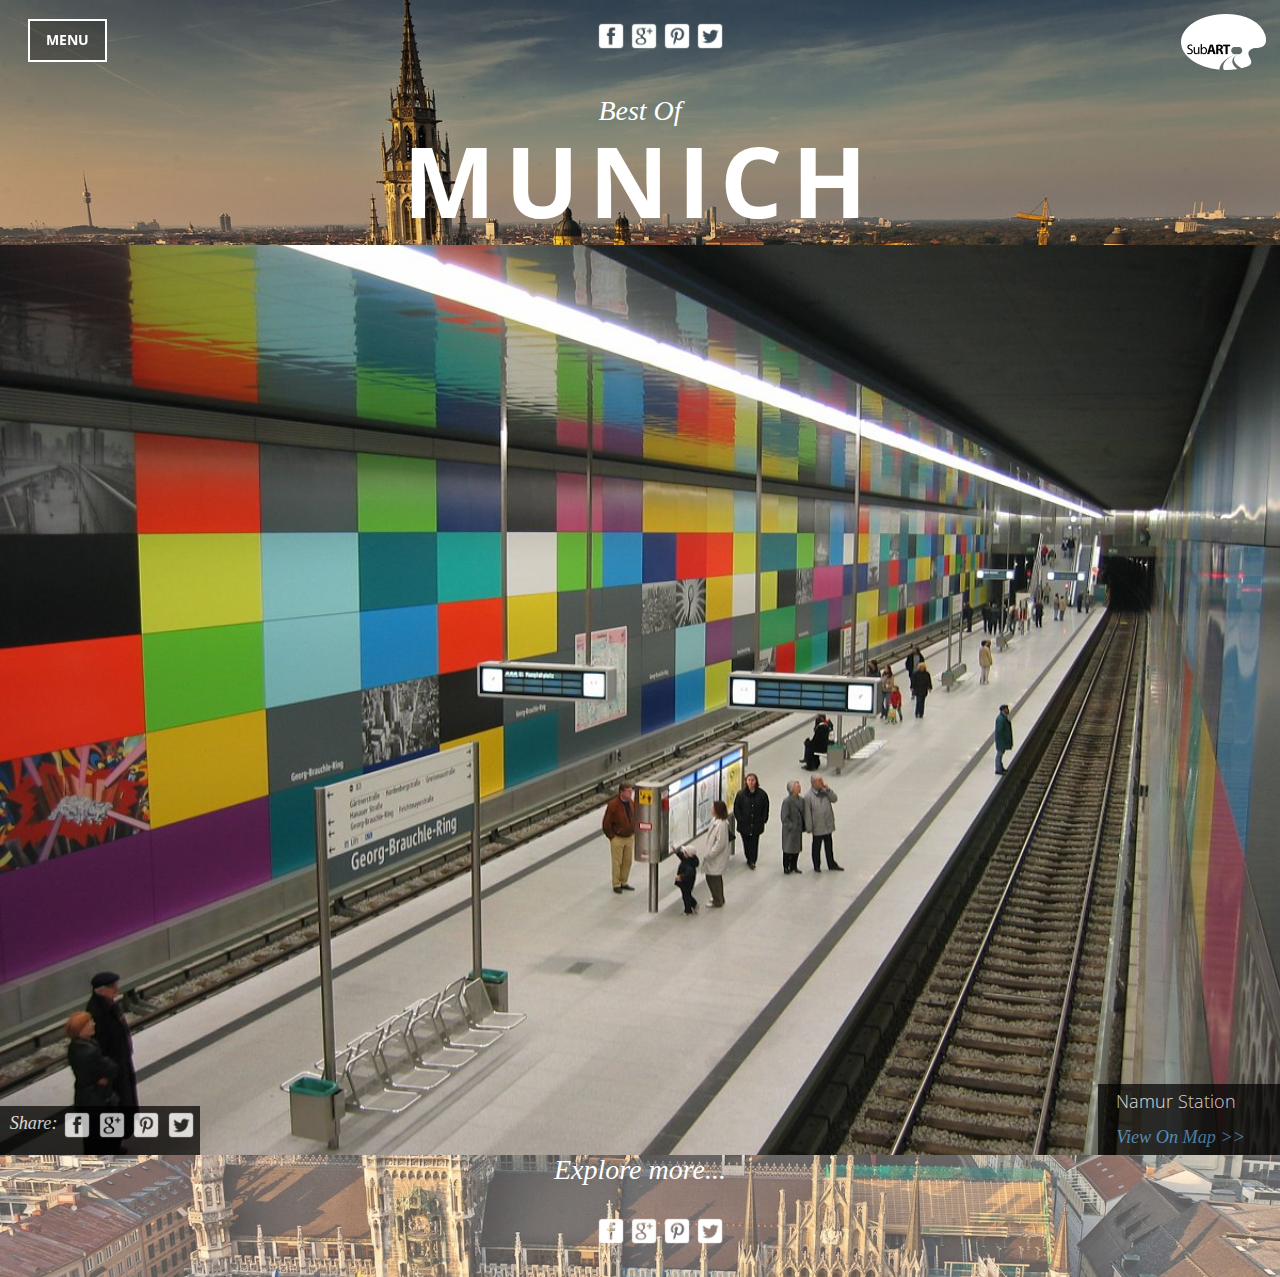
<file: best of/Best of Munich.html>
<!DOCTYPE html>
<html lang="en">

<head>

    <meta charset="utf-8">
    <meta http-equiv="X-UA-Compatible" content="IE=edge">
    <meta name="viewport" content="width=device-width, initial-scale=1">
    <meta name="description" content="">
    <meta name="author" content="">

    <title>SubArtSF</title>

    <!-- Bootstrap Core CSS -->
    <link href="css/bootstrap.min.css" rel="stylesheet">

    <!-- Custom CSS -->
    <link href="css/bestOf.css" rel="stylesheet">

    <!-- Custom Fonts -->
    <link href="http://fonts.googleapis.com/css?family=Source+Sans+Pro:300,400,700,300italic,400italic,700italic" rel="stylesheet" type="text/css">
    <link rel="stylesheet" type="text/css" href="http://fonts.googleapis.com/css?family=Open+Sans">

    <!-- HTML5 Shim and Respond.js IE8 support of HTML5 elements and media queries -->
    <!-- WARNING: Respond.js doesn't work if you view the page via file:// -->
    <!--[if lt IE 9]>
        <script src="https://oss.maxcdn.com/libs/html5shiv/3.7.0/html5shiv.js"></script>
        <script src="https://oss.maxcdn.com/libs/respond.js/1.4.2/respond.min.js"></script>
    <![endif]-->

</head>

<body>

    <div id="logo"> <a href="http://subartsf.org/"><img class="pull-right logoImg" src="img/logo2.png"></a> </div>
    <!-- Navigation -->

    <a id="menu-toggle" href="#" class="btn btn-dark btn-lg toggle">MENU</a>
    <nav id="sidebar-wrapper">
        <ul class="sidebar-nav">
            <a id="menu-close" href="#" class="btn btn-dark btn-lg pull-right toggle">CLOSE</a>
            <li class="sidebar-brand">
                <a id="menu-header" href="#">Subway Art Guide</a>
            </li>
            <br>
            <li>
                <a href="#">Home</a>
            </li>
            <li>
                <a href="#">City Maps</a>
            </li>
            <li>
                <a href="#">About</a>
            </li>
        </ul>

        <ul class="navbar-bottom">
            <li>
                <a href="#">Support</a>
            </li>
            <li>
                <a href="#">FAQ</a>
            </li>
            <li>
                <a href="#">Contact Us</a>
            </li>
        </ul>
    </nav>

    <!-- Social Media Icons -->
    <nav id="nav">
        <ul>
            <li><a href="#"><img src="img/fb.png"></a></li>
            <li><a href="#"><img src="img/gplus.gif"></a></li>
            <li><a href="#"><img src="img/pinterest.png"></a></li>
            <li><a href="#"><img src="img/twitter.png"></a></li>
        </ul>
    </nav>

    <header id="top" class="header">
            <h1 class="bestof"> Best Of 
            <em class="cityname"> Munich </em>
        </h1> 
    </header>

    <section id="station1" class="station">
        <span class="shareLinks"> 
            <p> Share:
               <a href="#"><img src="img/fb.png"></a>
                <a href="#"><img src="img/gplus.gif"></a>
                <a href="#"><img src="img/pinterest.png"></a>
                <a href="#"><img src="img/twitter.png"></a>
            </p>
        
        </span>
        <div class="nameView"> 
            <p class="stationName"> Namur Station </p>
            <a class="viewOnMap" href="#"> View On Map >> </a>
        </div>
    </section>

    <footer>
        <h1 class="bestof" id="explore"> Explore more... </h1>

        <nav id="nav">
            <ul>
                <li><a href="#"><img src="img/fb.png"></a></li>
                <li><a href="#"><img src="img/gplus.gif"></a></li>
                <li><a href="#"><img src="img/pinterest.png"></a></li>
                <li><a href="#"><img src="img/twitter.png"></a></li>
            </ul>
        </nav>

    </footer>

    <!-- jQuery -->
    <script src="js/jquery.js"></script>

    <!-- Bootstrap Core JavaScript -->
    <script src="js/bootstrap.min.js"></script>

    <script>
    // Closes the sidebar menu
    $("#menu-close").click(function(e) {
        e.preventDefault();
        $("#sidebar-wrapper").toggleClass("active");
    });

    // Opens the sidebar menu
    $("#menu-toggle").click(function(e) {
        e.preventDefault();
        $("#sidebar-wrapper").toggleClass("active");
    });
    </script>

</body>

</html>
</file>
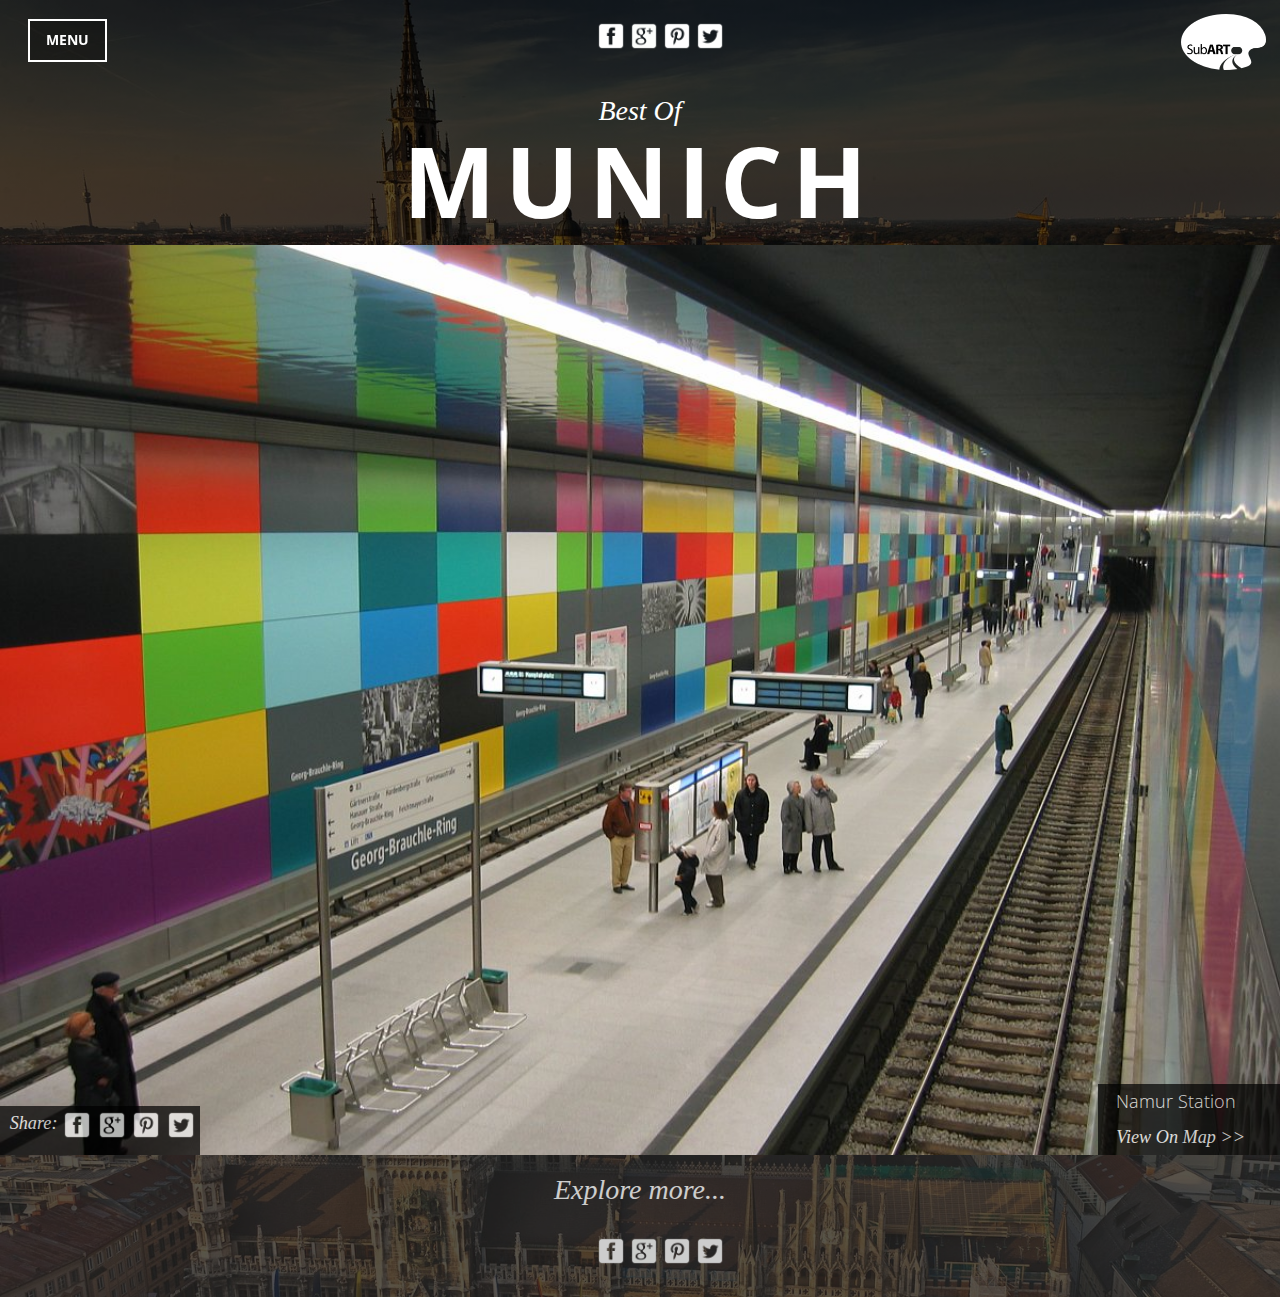
<file: Homepage/bestof/munich.html>
<!DOCTYPE html>
<html lang="en">

<head>

    <meta charset="utf-8">
    <meta http-equiv="X-UA-Compatible" content="IE=edge">
    <meta name="viewport" content="width=device-width, initial-scale=1">
    <meta name="description" content="">
    <meta name="author" content="">

    <title>SubArtSF</title>

    <!-- Bootstrap Core CSS -->
    <link href="css/bootstrap.min.css" rel="stylesheet">

    <!-- Custom CSS -->
    <link href="css/bestOf.css" rel="stylesheet">

    <!-- Custom Fonts -->
    <link href="http://fonts.googleapis.com/css?family=Source+Sans+Pro:300,400,700,300italic,400italic,700italic" rel="stylesheet" type="text/css">
    <link rel="stylesheet" type="text/css" href="http://fonts.googleapis.com/css?family=Open+Sans">

    <!-- HTML5 Shim and Respond.js IE8 support of HTML5 elements and media queries -->
    <!-- WARNING: Respond.js doesn't work if you view the page via file:// -->
    <!--[if lt IE 9]>
        <script src="https://oss.maxcdn.com/libs/html5shiv/3.7.0/html5shiv.js"></script>
        <script src="https://oss.maxcdn.com/libs/respond.js/1.4.2/respond.min.js"></script>
    <![endif]-->

</head>

<body>

    <div id="logo"> <a href="http://subartsf.org/"><img class="pull-right logoImg" src="img/logo2.png"></a> </div>
    <!-- Navigation -->

    <a id="menu-toggle" href="#" class="btn btn-dark btn-lg toggle">MENU</a>
    <nav id="sidebar-wrapper">
        <ul class="sidebar-nav">
            <a id="menu-close" href="#" class="btn btn-dark btn-lg pull-right toggle">CLOSE</a>
            <li class="sidebar-brand">
                <a id="menu-header" href="#">Subway Art Guide</a>
            </li>
            <br>
            <li>
                <a href="../index.html">Home</a>
            </li>
            <li>
                <a href="../citymaps.html">City Maps</a>
            </li>
            <li>
                <a href="#">About</a>
            </li>
        </ul>

        <ul class="navbar-bottom">
            <li>
                <a href="#">Support</a>
            </li>
            <li>
                <a href="#">FAQ</a>
            </li>
            <li>
                <a href="#">Contact Us</a>
            </li>
        </ul>
    </nav>

    <!-- Social Media Icons -->
    <nav id="nav">
        <ul>
            <li><a href="#"><img src="img/fb.png"></a></li>
            <li><a href="#"><img src="img/gplus.gif"></a></li>
            <li><a href="#"><img src="img/pinterest.png"></a></li>
            <li><a href="#"><img src="img/twitter.png"></a></li>
        </ul>
    </nav>

    <header id="top" class="header">
            <h1 class="bestof"> Best Of 
            <em class="cityname"> Munich </em>
        </h1> 
    </header>

    <section id="station1" class="station">
        <span class="shareLinks"> 
            <p> Share:
               <a href="#"><img src="img/fb.png"></a>
                <a href="#"><img src="img/gplus.gif"></a>
                <a href="#"><img src="img/pinterest.png"></a>
                <a href="#"><img src="img/twitter.png"></a>
            </p>
        
        </span>
        <div class="nameView"> 
            <p class="stationName"> Namur Station </p>
            <a class="viewOnMap" href="#"> View On Map >> </a>
        </div>
    </section>

    <footer>
        <br>
        <h1 class="bestof" id="explore"> Explore more... </h1>

        <nav id="nav">
            <ul>
                <li><a href="#"><img src="img/fb.png"></a></li>
                <li><a href="#"><img src="img/gplus.gif"></a></li>
                <li><a href="#"><img src="img/pinterest.png"></a></li>
                <li><a href="#"><img src="img/twitter.png"></a></li>
            </ul>
        </nav>

    </footer>

    <!-- jQuery -->
    <script src="js/jquery.js"></script>

    <!-- Bootstrap Core JavaScript -->
    <script src="js/bootstrap.min.js"></script>

    <script>
    // Closes the sidebar menu
    $("#menu-close").click(function(e) {
        e.preventDefault();
        $("#sidebar-wrapper").toggleClass("active");
    });

    // Opens the sidebar menu
    $("#menu-toggle").click(function(e) {
        e.preventDefault();
        $("#sidebar-wrapper").toggleClass("active");
    });
    </script>

</body>

</html>
</file>
<file: best of/css/bestOf.css>
/*!
 * Start Bootstrap - Stylish Portfolio Bootstrap Theme (http://startbootstrap.com)
 * Code licensed under the Apache License v2.0.
 * For details, see http://www.apache.org/licenses/LICENSE-2.0.
 */

/* Global Styles */

body {
    background: url('../img/munich-header.jpg') no-repeat;
    background-size: 100%;
    font-family: "Source Sans Pro","Helvetica Neue",Helvetica,Arial,sans-serif;
    z-index: -1;
}

.text-vertical-center {
    display: table-cell;
    text-align: center;
    vertical-align: middle;
}

.text-vertical-center h1 {
    margin: 0;
    padding: 0;
    font-size: 3em;
    font-weight: 200;
    color: #fff;
    font-family:"Adobe Garamond Pro";
}

/* Custom Button Styles */

.btn-dark {
    border-radius: 0;
    color: #fff;
    background-color: rgba(0,0,0,0.4);
}

.btn-dark:hover,
.btn-dark:focus,
.btn-dark:active {
    color: #fff;
    background-color: rgba(0,0,0,0.7);
}

.btn-light {
    border-radius: 0;
    color: #333;
    background-color: rgb(255,255,255);
}

.btn-light:hover,
.btn-light:focus,
.btn-light:active {
    color: #333;
    background-color: rgba(255,255,255,0.8);
}

/* Custom Horizontal Rule */

hr.small {
    max-width: 100px;
}

/* Side Menu */

#sidebar-wrapper {
    z-index: 1000;
    position: fixed;
    left: 0;
    width: 250px;
    height: 100%;
    margin-left: -250px;
    overflow-y: auto;
    background: #222;
    -webkit-transition: all 0.4s ease 0s;
    -moz-transition: all 0.4s ease 0s;
    -ms-transition: all 0.4s ease 0s;
    -o-transition: all 0.4s ease 0s;
    transition: all 0.4s ease 0s;
}

.sidebar-nav {
    position: absolute;
    top: 0;
    width: 250px;
    margin: 0;
    padding: 0;
    list-style: none;
}

.sidebar-nav li {
    text-indent: 20px;
    line-height: 40px;
}

.sidebar-nav li a {
    display: block;
    text-decoration: none;
    margin-left: 0.3em;
    margin-right: 0.3em;
    border-top: 2px solid rgba(255,255,255,0.2);
    color: #fff;
    font-family: 'Open Sans';
    font-weight: bold;
    text-transform: uppercase;
    letter-spacing: 0.1em;
}

.sidebar-nav li a:hover {
    text-decoration: none;
    color: #fff;
    background: rgba(255,255,255,0.2);
}

.sidebar-nav li a:active,
.sidebar-nav li a:focus {
    text-decoration: none;
}

.sidebar-nav > .sidebar-brand {
    height: 55px;
    font-size: 18px;
    line-height: 55px;
}

.sidebar-nav > .sidebar-brand a {
    color: #999;
}

.sidebar-nav > .sidebar-brand a:hover {
    color: #fff;
    background: none;
}

/* BOTTOM NAVBAR LINKS */

.navbar-bottom {
    z-index:3;
    position:absolute;
    left:0px;
    bottom:20px;
    width: 250px;
    margin: 0;
    padding: 0;
    list-style: none;
}

.navbar-bottom li {
    text-indent: 20px;
    line-height: 20px;
}

.navbar-bottom li a {
    display: block;
    text-decoration: none;
    margin-left: 0.3em;
    margin-right: 0.3em;
    color: #fff;
    font-family: 'Open Sans';
    font-weight: bold;
    text-transform: uppercase;
    letter-spacing: 0.1em;
}

.navbar-bottom li a:hover {
    text-decoration: none;
    color: #fff;
    background: rgba(255,255,255,0.2);
}

.navbar-bottom li a:active,
.navbar-bottom li a:focus {
    text-decoration: none;
}

.navbar-bottom > .sidebar-brand {
    height: 55px;
    font-size: 18px;
    line-height: 55px;
}

.navbar-bottom > .sidebar-brand a {
    color: #999;
}

.navbar-bottom > .sidebar-brand a:hover {
    color: #fff;
    background: none;
}


/* MENU AND CLOSE BUTTONS */

#menu-toggle {
    z-index: 2;
    position: fixed;
    top: 1em;
    left: 2em;
    background: rgba(0,0,0,0.25);
    font-family: 'Open Sans';
    font-weight: bold;
    font-size: 1em;
    text-transform: uppercase;
    color: white;
    border: 2px solid white;
}

#menu-close {
    background: rgba(0,0,0,0.25);
    font-family: 'Open Sans';
    font-weight: bold;
    font-size: 0.8em;
    text-transform: uppercase;
    color: white;
}

#menu-header{
    font-size: 0.9em;
    font-weight: bold;
    text-transform: uppercase;
    color: #F5A623;
    margin-bottom: 10em;
    letter-spacing: 0em;
}

#sidebar-wrapper.active {
    left: 250px;
    width: 250px;
    -webkit-transition: all 0.4s ease 0s;
    -moz-transition: all 0.4s ease 0s;
    -ms-transition: all 0.4s ease 0s;
    -o-transition: all 0.4s ease 0s;
    transition: all 0.4s ease 0s;
}

.toggle {
    margin: 5px 5px 0 0;
}

.btn-main {
    width:250px;
}

.dropdown-menu {
    width:250px;
}

/* top links */

#nav
{
    margin-left:auto;
    margin-right:auto;
    top: 0;
    width: 100%;
    text-align: center;
    padding: 1.5em 0 1.5em 0;
    z-index: 1;
    overflow: hidden;
}
        
#nav > ul > li
{
    display: inline-block;
}


#nav > ul > li > a,
#nav > ul > li > span
{
    display: block;
    color: #FFFFFF;
    text-decoration: none;
    border: 0;
    outline: 0;
}

.bestof {
    margin-top: 0.5em;
    font-size: 2em;
    font-weight: 200;
    color: #fff;
    font-family:"Adobe Garamond Pro";
    font-style: italic;
    text-align: center;

}
.cityname {
    font-family: 'Open Sans';
    font-weight: bold;
    letter-spacing: 0.1em;
    text-transform: uppercase;
    font-size: 3.5em;
    color: white;
    text-align: center;
    font-style: normal;
    display: block;
}

img {
    width: 30px;
    height: 30px;
}

.station {
    opacity: 1;
    background-size: 100%;
    width: 100%;
    height: 50em;
    position: relative;
    background-color: black;
    font-size: 1.3em;
    font-weight: 200;
    color: white;
    padding-bottom: 0;
    z-index: 1;
}

#station1 {
    background: url(../img/munich-1.jpg) no-repeat;
    background-size: 100%;
    width: 100%;
    height: 50em;

}

.shareLinks {
    padding: .25em .25em .25em 0em;
    font-family:"Adobe Garamond Pro";
    font-style: italic;
    text-align: right;
    background-color: black;

    opacity: .7;
    width: 11em;
    color: rgba(255, 255, 255, 1);
    position: absolute;
    bottom: 0;
    left: 0;
}
.nameView {
    position: absolute;
    bottom: 0;
    right: 0;
    text-align: left;
    background-color: black;

    opacity: .7;
    width: 10em;
    color: rgba(255, 255, 255, 1);
}

.stationName {
    padding-top: 0.25em;
    padding-left: 1em;
    font-family: 'Open Sans';
    font-style: bold;
    display: block;
}

.viewOnMap {
    padding-bottom: 0.25em;
    padding-left: 1em;
    font-family:"Adobe Garamond Pro";
    font-style: italic;
    display: block;
}


/* Header */

.header {
    opacity: 1;
    display: table;
    position: relative;
    width: 100%;
    height: 100%;
   /* background: url(../img/bg2.jpg) no-repeat center center scroll;*/
    -webkit-background-size: cover;
    -moz-background-size: cover;
    background-size: cover;
    -o-background-size: cover;
}

.headertext {
    margin-left:10%;
    width:70%;
}

#logo {
    position:absolute;
    top:1em;
    right:1em;
    z-index: 2;
}

.logoImg {
    width: 50%;
    height: 50%;
}

footer {
    padding-top: 0;
    background: url('../img/munich-footer.jpg') no-repeat;
    background-color: black;
    background-size: 100%;
    opacity: .7;
}
#explore {
    margin-top: 0;
}
</file>
<file: Homepage/bestof/css/bestOf.css>
/*!
 * Start Bootstrap - Stylish Portfolio Bootstrap Theme (http://startbootstrap.com)
 * Code licensed under the Apache License v2.0.
 * For details, see http://www.apache.org/licenses/LICENSE-2.0.
 */

/* Global Styles */

body {
    background: linear-gradient(
      rgba(0, 0, 0, 0.65), 
      rgba(0, 0, 0, 0.65)
    ),
    url('../img/munich-header.jpg') no-repeat;
    background-size: 100%;
    font-family: "Source Sans Pro","Helvetica Neue",Helvetica,Arial,sans-serif;
    z-index: -1;
}

.text-vertical-center {
    display: table-cell;
    text-align: center;
    vertical-align: middle;
}

.text-vertical-center h1 {
    margin: 0;
    padding: 0;
    font-size: 3em;
    font-weight: 200;
    color: #fff;
    font-family:"Adobe Garamond Pro";
}

/* Custom Button Styles */

.btn-dark {
    border-radius: 0;
    color: #fff;
    background-color: rgba(0,0,0,0.4);
}

.btn-dark:hover,
.btn-dark:focus,
.btn-dark:active {
    color: #fff;
    background-color: rgba(0,0,0,0.7);
}

.btn-light {
    border-radius: 0;
    color: #333;
    background-color: rgb(255,255,255);
}

.btn-light:hover,
.btn-light:focus,
.btn-light:active {
    color: #333;
    background-color: rgba(255,255,255,0.8);
}

/* Custom Horizontal Rule */

hr.small {
    max-width: 100px;
}

/* Side Menu */

#sidebar-wrapper {
    z-index: 1000;
    position: fixed;
    left: 0;
    width: 250px;
    height: 100%;
    margin-left: -250px;
    overflow-y: auto;
    background: #222;
    -webkit-transition: all 0.4s ease 0s;
    -moz-transition: all 0.4s ease 0s;
    -ms-transition: all 0.4s ease 0s;
    -o-transition: all 0.4s ease 0s;
    transition: all 0.4s ease 0s;
}

.sidebar-nav {
    position: absolute;
    top: 0;
    width: 250px;
    margin: 0;
    padding: 0;
    list-style: none;
}

.sidebar-nav li {
    text-indent: 20px;
    line-height: 40px;
}

.sidebar-nav li a {
    display: block;
    text-decoration: none;
    margin-left: 0.3em;
    margin-right: 0.3em;
    border-top: 2px solid rgba(255,255,255,0.2);
    color: #fff;
    font-family: 'Open Sans';
    font-weight: bold;
    text-transform: uppercase;
    letter-spacing: 0.1em;
}

.sidebar-nav li a:hover {
    text-decoration: none;
    color: #fff;
    background: rgba(255,255,255,0.2);
}

.sidebar-nav li a:active,
.sidebar-nav li a:focus {
    text-decoration: none;
}

.sidebar-nav > .sidebar-brand {
    height: 55px;
    font-size: 18px;
    line-height: 55px;
}

.sidebar-nav > .sidebar-brand a {
    color: #999;
}

.sidebar-nav > .sidebar-brand a:hover {
    color: #fff;
    background: none;
}

/* BOTTOM NAVBAR LINKS */

.navbar-bottom {
    z-index:3;
    position:absolute;
    left:0px;
    bottom:20px;
    width: 250px;
    margin: 0;
    padding: 0;
    list-style: none;
}

.navbar-bottom li {
    text-indent: 20px;
    line-height: 20px;
}

.navbar-bottom li a {
    display: block;
    text-decoration: none;
    margin-left: 0.3em;
    margin-right: 0.3em;
    color: #fff;
    font-family: 'Open Sans';
    font-weight: bold;
    text-transform: uppercase;
    letter-spacing: 0.1em;
}

.navbar-bottom li a:hover {
    text-decoration: none;
    color: #fff;
    background: rgba(255,255,255,0.2);
}

.navbar-bottom li a:active,
.navbar-bottom li a:focus {
    text-decoration: none;
}

.navbar-bottom > .sidebar-brand {
    height: 55px;
    font-size: 18px;
    line-height: 55px;
}

.navbar-bottom > .sidebar-brand a {
    color: #999;
}

.navbar-bottom > .sidebar-brand a:hover {
    color: #fff;
    background: none;
}


/* MENU AND CLOSE BUTTONS */

#menu-toggle {
    z-index: 2;
    position: fixed;
    top: 1em;
    left: 2em;
    background: rgba(0,0,0,0.25);
    font-family: 'Open Sans';
    font-weight: bold;
    font-size: 1em;
    text-transform: uppercase;
    color: white;
    border: 2px solid white;
}

#menu-close {
    background: rgba(0,0,0,0.25);
    font-family: 'Open Sans';
    font-weight: bold;
    font-size: 0.8em;
    text-transform: uppercase;
    color: white;
}

#menu-header{
    font-size: 0.9em;
    font-weight: bold;
    text-transform: uppercase;
    color: #F5A623;
    margin-bottom: 10em;
    letter-spacing: 0em;
}

#sidebar-wrapper.active {
    left: 250px;
    width: 250px;
    -webkit-transition: all 0.4s ease 0s;
    -moz-transition: all 0.4s ease 0s;
    -ms-transition: all 0.4s ease 0s;
    -o-transition: all 0.4s ease 0s;
    transition: all 0.4s ease 0s;
}

.toggle {
    margin: 5px 5px 0 0;
}

.btn-main {
    width:250px;
}

.dropdown-menu {
    width:250px;
}

/* top links */

#nav
{
    margin-left:auto;
    margin-right:auto;
    top: 0;
    width: 100%;
    text-align: center;
    padding: 1.5em 0 1.5em 0;
    z-index: 1;
    overflow: hidden;
}
        
#nav > ul > li
{
    display: inline-block;
}


#nav > ul > li > a,
#nav > ul > li > span
{
    display: block;
    color: #FFFFFF;
    text-decoration: none;
    border: 0;
    outline: 0;
}

.bestof {
    margin-top: 0.5em;
    font-size: 2em;
    font-weight: 200;
    color: #fff;
    font-family:"Adobe Garamond Pro";
    font-style: italic;
    text-align: center;

}
.cityname {
    font-family: 'Open Sans';
    font-weight: bold;
    letter-spacing: 0.1em;
    text-transform: uppercase;
    font-size: 3.5em;
    color: white;
    text-align: center;
    font-style: normal;
    display: block;
}

img {
    width: 30px;
    height: 30px;
}

.station {
    opacity: 1;
    background-size: 100%;
    width: 100%;
    height: 50em;
    position: relative;
    background-color: black;
    font-size: 1.3em;
    font-weight: 200;
    color: white;
    padding-bottom: 0;
    z-index: 1;
}

#station1 {
    background: url(../img/munich-1.jpg) no-repeat;
    background-size: 100%;
    width: 100%;
    height: 50em;

}

.shareLinks {
    padding: .25em .25em .25em 0em;
    font-family:"Adobe Garamond Pro";
    font-style: italic;
    text-align: right;
    background-color: black;

    opacity: .7;
    width: 11em;
    color: rgba(255, 255, 255, 1);
    position: absolute;
    bottom: 0;
    left: 0;
}
.nameView {
    position: absolute;
    bottom: 0;
    right: 0;
    text-align: left;
    background-color: black;

    opacity: .7;
    width: 10em;
    color: rgba(255, 255, 255, 1);
}

.stationName {
    padding-top: 0.25em;
    padding-left: 1em;
    font-family: 'Open Sans';
    font-style: bold;
    display: block;
}

.viewOnMap, .viewOnMap a, .viewOnMap a:hover {
    padding-bottom: 0.25em;
    padding-left: 1em;
    font-family:"Adobe Garamond Pro";
    font-style: italic;
    display: block;
    color:white;
}


/* Header */

.header {
    opacity: 1;
    display: table;
    position: relative;
    width: 100%;
    height: 100%;
   /* background: url(../img/bg2.jpg) no-repeat center center scroll;*/
    -webkit-background-size: cover;
    -moz-background-size: cover;
    background-size: cover;
    -o-background-size: cover;
}

.headertext {
    margin-left:10%;
    width:70%;
}

#logo {
    position:absolute;
    top:1em;
    right:1em;
    z-index: 2;
}

.logoImg {
    width: 50%;
    height: 50%;
}

footer {
    padding-top: 0;
    background: linear-gradient(
      rgba(0, 0, 0, 0.65), 
      rgba(0, 0, 0, 0.65)
    ),
    url('../img/munich-footer.jpg') no-repeat;
    background-color: black;
    background-size: 100%;
    opacity: .7;
}
#explore {
    margin-top: 0;
}
</file>
